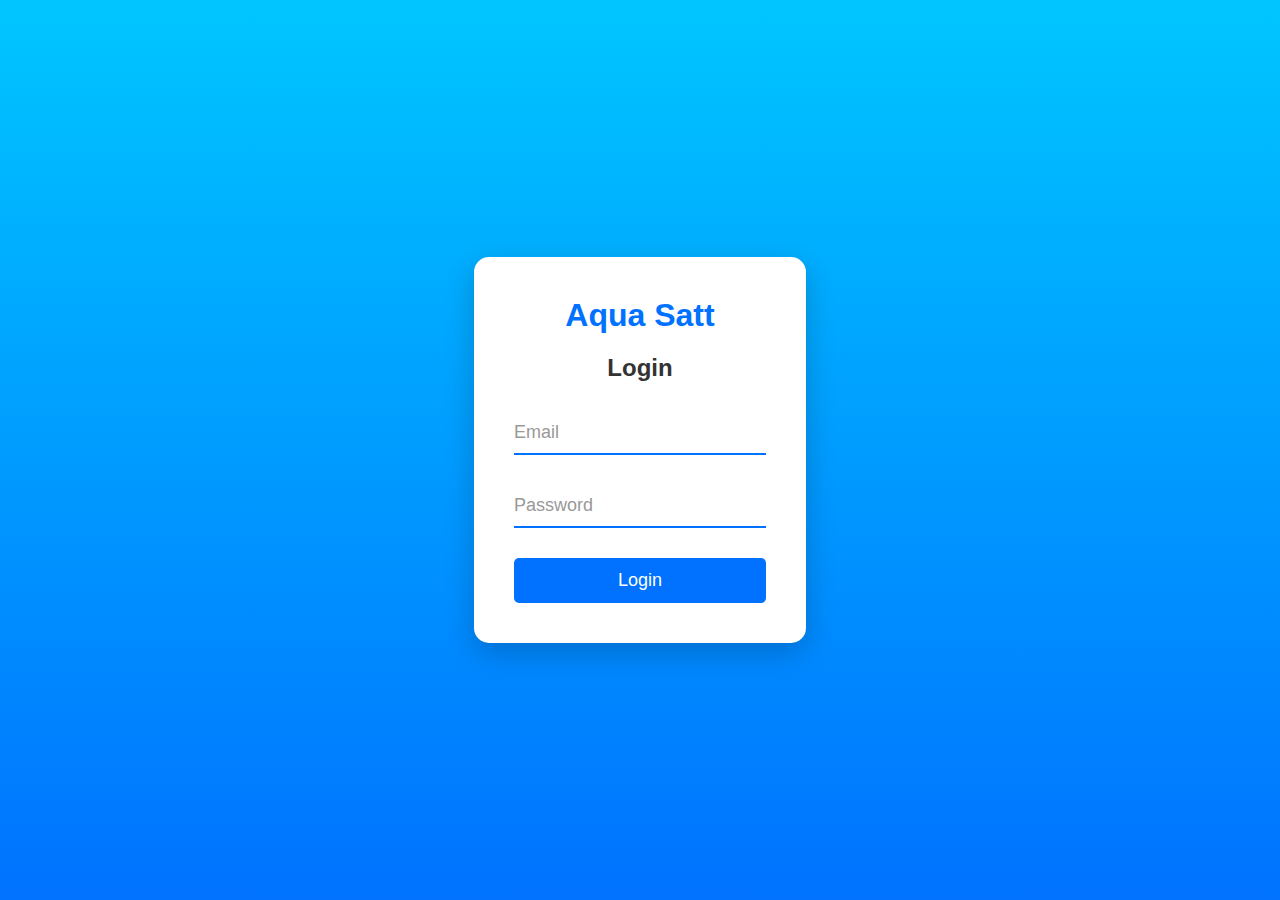
<file: index.html>
<!DOCTYPE html>
<html lang="en">
<head>
    <meta charset="UTF-8">
    <meta name="viewport" content="width=device-width, initial-scale=1.0">
    <meta http-equiv="X-UA-Compatible" content="IE=edge">
    <title>Login - Aqua Satt</title>
    <link rel="stylesheet" href="styles.css">
    <link rel="icon" href="f.webp">
    <!-- <link href="https://fonts.googleapis.com/css2?family=Poppins:wght@300;400;600&display=swap" rel="stylesheet"> -->
</head>

<body>
    <div class="login-container">
        <div class="login-box">
            <h1>Aqua Satt</h1>
            <h2>Login</h2>
            <form >
                
                <div class="input-group">
                    
                    <input type="email" name="email" required="required">
                    <label>Email</label>
                </div>
                <div class="input-group">
                    <input type="password" name="password" required="required">
                    <label>Password</label>
                </div>
                <button type="button" id="loginButton">Login</button>

                
            </form>
        </div>
    </div>
</body>
<script>
    document.getElementById("loginButton").addEventListener("click", function() {
      window.location.href = "next.html";
    });
  </script>
  
</html>
</file>
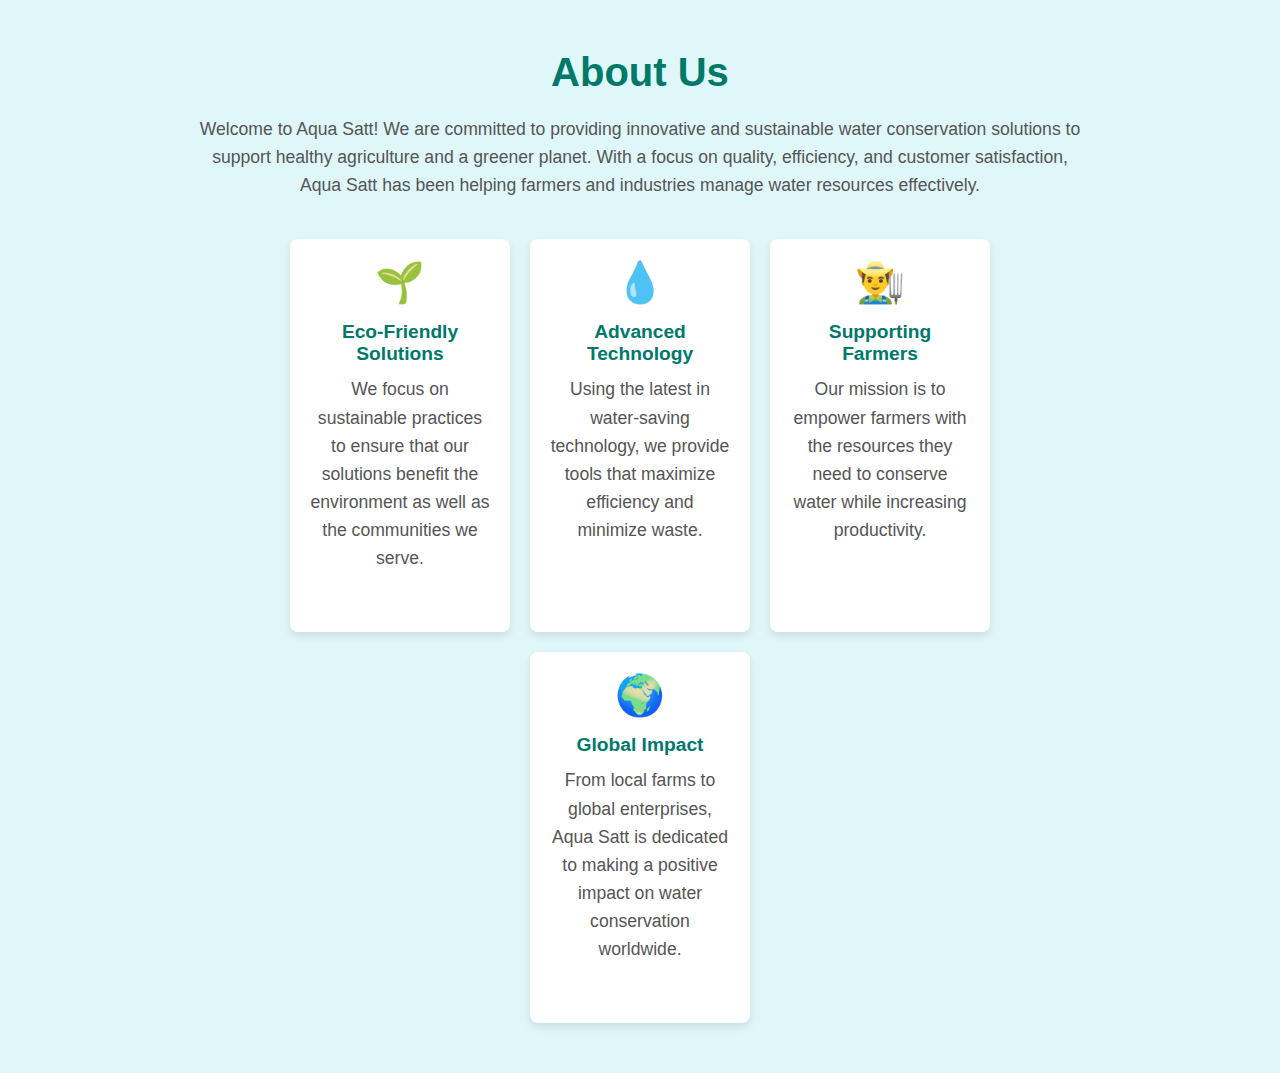
<file: about.html>
<!DOCTYPE html>
<html lang="en">
<head>
    <meta charset="UTF-8">
    <meta name="viewport" content="width=device-width, initial-scale=1.0">
    <title>Aqua Satt - About Us</title>
    <link rel="icon" href="f.webp">
    <!-- <link rel="stylesheet" href="styles.css"> -->
</head>
<style>
    * {
    box-sizing: border-box;
    margin: 0;
    padding: 0;
    font-family: Arial, sans-serif;
}

body {
    background-color: #f4f4f9;
    color: #333;
}

#about-us {
    padding: 50px;
    background-color: #e0f7fa;
    text-align: center;
}

.container {
    max-width: 900px;
    margin: 0 auto;
}

#about-us h2 {
    font-size: 2.5em;
    color: #00796b;
    margin-bottom: 20px;
}

#about-us p {
    font-size: 1.1em;
    color: #555;
    line-height: 1.6;
    margin-bottom: 40px;
}

.key-points {
    display: flex;
    flex-wrap: wrap;
    gap: 20px;
    justify-content: center;
}

.point {
    background-color: #fff;
    padding: 20px;
    border-radius: 8px;
    box-shadow: 0 4px 8px rgba(0, 0, 0, 0.1);
    width: 220px;
    text-align: center;
    transition: transform 0.3s;
}

.point:hover {
    transform: scale(1.05);
}

.icon {
    font-size: 2.5em;
    margin-bottom: 15px;
    color: #00796b;
}

.point h3 {
    font-size: 1.2em;
    margin-bottom: 10px;
    color: #00796b;
}

.point p {
    font-size: 0.95em;
    color: #666;
}

</style>
<body>
    <section id="about-us">
        <div class="container">
            <h2>About Us</h2>
            <p>Welcome to Aqua Satt! We are committed to providing innovative and sustainable water conservation solutions to support healthy agriculture and a greener planet. With a focus on quality, efficiency, and customer satisfaction, Aqua Satt has been helping farmers and industries manage water resources effectively.</p>
            
            <div class="key-points">
                <div class="point">
                    <div class="icon">🌱</div>
                    <h3>Eco-Friendly Solutions</h3>
                    <p>We focus on sustainable practices to ensure that our solutions benefit the environment as well as the communities we serve.</p>
                </div>
                <div class="point">
                    <div class="icon">💧</div>
                    <h3>Advanced Technology</h3>
                    <p>Using the latest in water-saving technology, we provide tools that maximize efficiency and minimize waste.</p>
                </div>
                <div class="point">
                    <div class="icon">👨‍🌾</div>
                    <h3>Supporting Farmers</h3>
                    <p>Our mission is to empower farmers with the resources they need to conserve water while increasing productivity.</p>
                </div>
                <div class="point">
                    <div class="icon">🌍</div>
                    <h3>Global Impact</h3>
                    <p>From local farms to global enterprises, Aqua Satt is dedicated to making a positive impact on water conservation worldwide.</p>
                </div>
            </div>
        </div>
    </section>
</body>
</html>
</file>
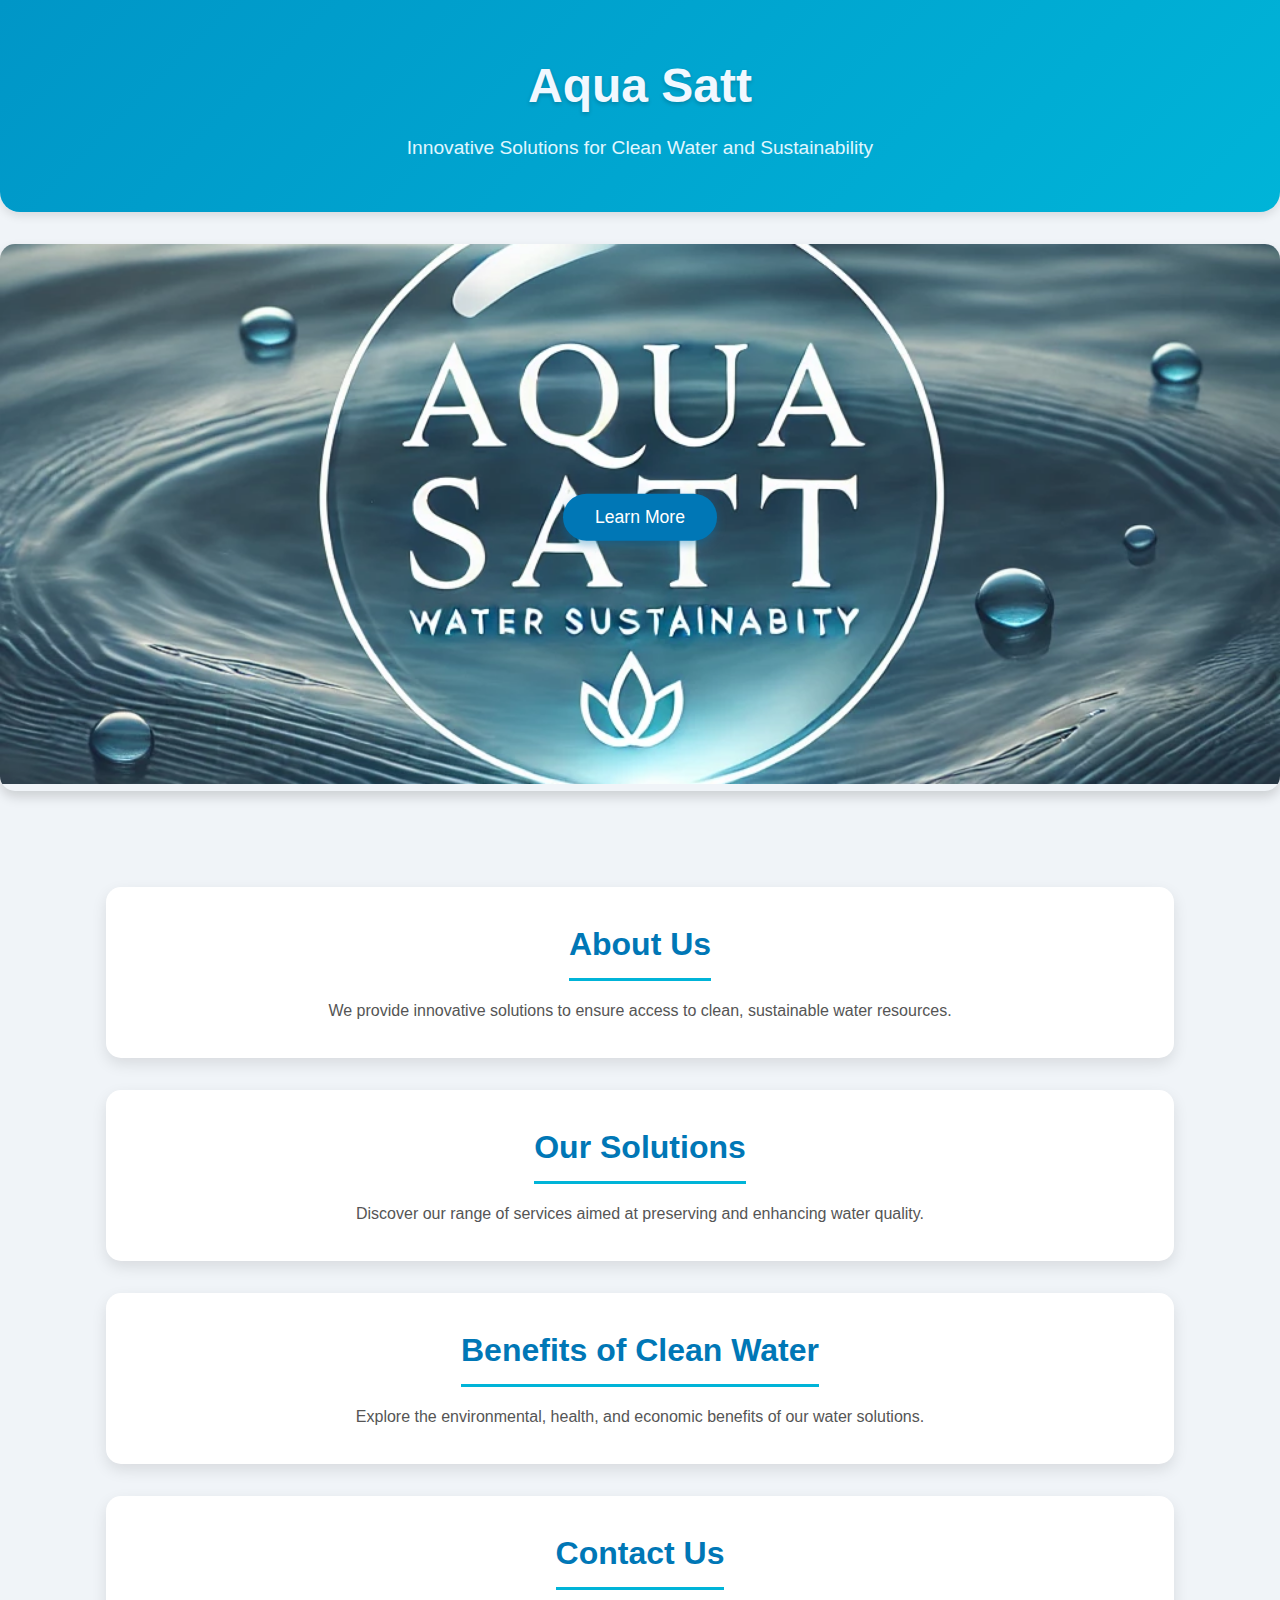
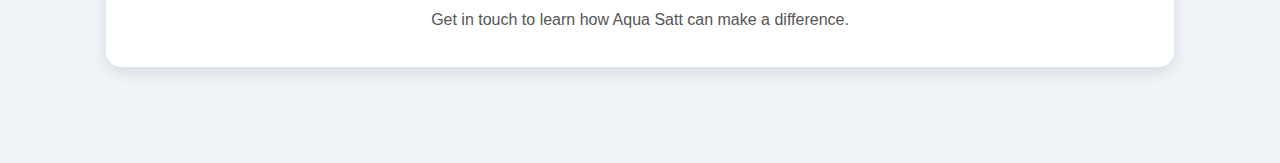
<file: aquaman.html>
<!DOCTYPE html>
<html lang="en">
<head>
    <meta charset="UTF-8">
    <meta name="viewport" content="width=device-width, initial-scale=1.0">
    <title>Aqua Satt</title>
    <link rel="icon" href="f.webp">
    <!-- <link rel="stylesheet" href="styles.css"> -->
</head>
<style>
    /* Reset CSS */
/* Reset CSS */
* {
    margin: 0;
    padding: 0;
    box-sizing: border-box;
}

/* Body Styling */
body {
    font-family: 'Poppins', sans-serif;
    color: #333;
    line-height: 1.6;
    background-color: #f0f4f8;
}

/* Header Section */
.header {
    text-align: center;
    background: linear-gradient(135deg, #0096c7, #00b4d8);
    padding: 3rem 1rem;
    color: #ffffff;
    border-bottom-left-radius: 20px;
    border-bottom-right-radius: 20px;
    box-shadow: 0 4px 10px rgba(0, 0, 0, 0.1);
}

.title {
    font-size: 3rem;
    font-weight: 700;
    margin-bottom: 0.5rem;
    color: #f1f8ff;
    text-shadow: 0 2px 4px rgba(0, 0, 0, 0.2);
}

.subtitle {
    font-size: 1.2rem;
    color: #e0f7ff;
}

/* Hero Section */
.hero {
    position: relative;
    text-align: center;
    color: #ffffff;
    margin: 2rem 0;
    border-radius: 15px;
    overflow: hidden;
    box-shadow: 0 6px 12px rgba(0, 0, 0, 0.15);
}

.hero-image {
    width: 100%;
    height: 60vh;
    object-fit: cover;
}

.hero-text {
    position: absolute;
    top: 50%;
    left: 50%;
    transform: translate(-50%, -50%);
    text-align: center;
    padding: 0 2rem;
}

.hero-text h2 {
    font-size: 2.5rem;
    margin-bottom: 1rem;
    text-shadow: 0 4px 8px rgba(0, 0, 0, 0.3);
}

.cta-button {
    padding: 0.8rem 2rem;
    background-color: #0077b6;
    color: white;
    font-size: 1.1rem;
    border: none;
    border-radius: 50px;
    cursor: pointer;
    transition: all 0.3s ease;
    box-shadow: 0 4px 10px rgba(0, 119, 182, 0.4);
}

.cta-button:hover {
    background-color: #005f8c;
    transform: scale(1.05);
    box-shadow: 0 6px 12px rgba(0, 119, 182, 0.6);
}

/* Main Content Sections */
.content {
    max-width: 1100px;
    margin: 3rem auto;
    padding: 1rem;
}

.content section {
    margin: 2rem 0;
    padding: 2rem;
    background-color: #ffffff;
    border-radius: 15px;
    box-shadow: 0 6px 15px rgba(0, 0, 0, 0.1);
    transition: transform 0.3s;
}

.content section:hover {
    transform: translateY(-5px);
}

.content h2 {
    font-size: 2rem;
    color: #0077b6;
    margin-bottom: 1rem;
    border-bottom: 3px solid #00b4d8;
    display: inline-block;
    padding-bottom: 0.5rem;
}

.content p {
    font-size: 1rem;
    color: #555;
    line-height: 1.8;
}

/* Specific Sections Styling */
.about, .solutions, .benefits, .contact {
    text-align: center;
}

/* Footer Section */
footer {
    text-align: center;
    padding: 1rem;
    background-color: #0077b6;
    color: #ffffff;
    border-top-left-radius: 20px;
    border-top-right-radius: 20px;
    margin-top: 3rem;
}

footer p {
    font-size: 0.9rem;
}


</style>
<body>
    <!-- Header Section -->
    <header class="header">
        <h1 class="title">Aqua Satt</h1>
        <p class="subtitle">Innovative Solutions for Clean Water and Sustainability</p>
    </header>

    <!-- Hero Section -->
    <section class="hero">
        <img src="DALL·E 2024-11-05 13.39.18 - Create a simple, clean image for a website titled 'Aqua Satt' focused on water sustainability. The image should feature a tranquil blue water backgrou.webp" alt="Clean water background" class="hero-image">
        <div class="hero-text">
            <!-- <h2>Ensuring Clean Water for a Sustainable Future</h2> -->
            <button class="cta-button" onclick="location.href='learn.html'">Learn More</button>
        </div>
    </section>

    <!-- Main Content Section -->
    <main class="content">
        <!-- About Us Section -->
        <section class="about" onclick="location.href='about.html'">
            <h2>About Us</h2>
            <p>We provide innovative solutions to ensure access to clean, sustainable water resources.</p>
        </section>

        <!-- Our Solutions Section -->
        <section class="solutions" onclick="location.href='our.html'">
            <h2>Our Solutions</h2>
            <p>Discover our range of services aimed at preserving and enhancing water quality.</p>
        </section>

        <!-- Benefits Section -->
        <section class="benefits" onclick="location.href='benefit.html'">
            <h2>Benefits of Clean Water</h2>
            <p>Explore the environmental, health, and economic benefits of our water solutions.</p>
        </section>

        <!-- Contact Us Section -->
        <section class="contact" onclick="location.href='web.html'">
            <h2 >Contact Us</h2>
            <p>Get in touch to learn how Aqua Satt can make a difference.</p>
        </section>
    </main>
</body>
</html>
</file>
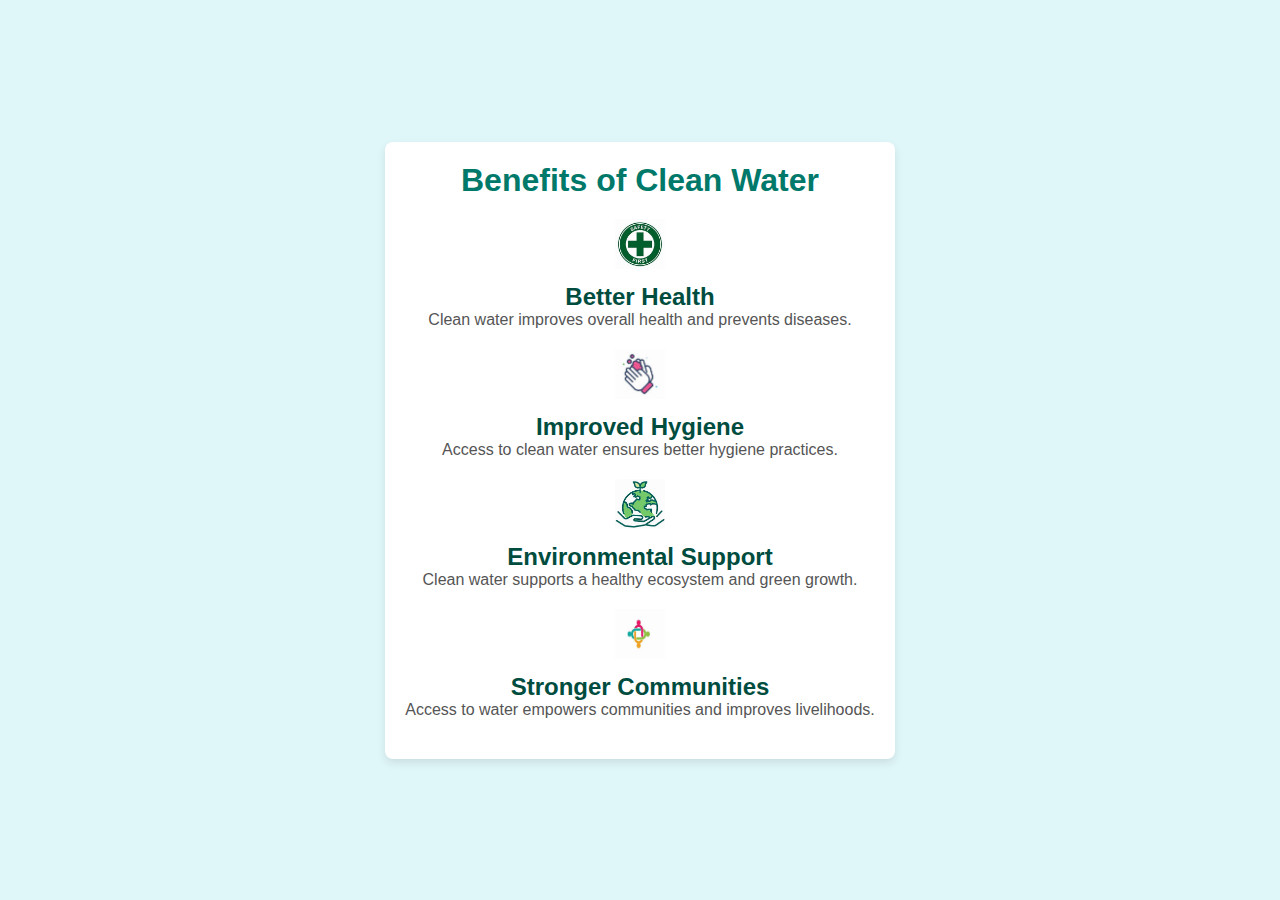
<file: benefit.html>
<!DOCTYPE html>
<html lang="en">
<head>
  <meta charset="UTF-8">
  <meta name="viewport" content="width=device-width, initial-scale=1.0">
  <title>Benefits of Clean Water</title>
  <!-- <link rel="stylesheet" href="styles.css"> -->
  <link rel="icon" href="f.webp">
</head>
<style>
    * {
  margin: 0;
  padding: 0;
  box-sizing: border-box;
}

body {
  font-family: Arial, sans-serif;
  display: flex;
  justify-content: center;
  align-items: center;
  min-height: 100vh;
  background-color: #e0f7fa;
}

.infographic {
  max-width: 600px;
  background-color: #ffffff;
  border-radius: 8px;
  padding: 20px;
  text-align: center;
  box-shadow: 0 4px 8px rgba(0, 0, 0, 0.1);
}

.infographic h1 {
  font-size: 2em;
  color: #00796b;
  margin-bottom: 20px;
}

.benefit {
  margin-bottom: 20px;
}

.benefit img {
  width: 50px;
  height: 50px;
  margin-bottom: 10px;
}

.benefit h2 {
  font-size: 1.5em;
  color: #004d40;
}

.benefit p {
  font-size: 1em;
  color: #555555;
}

</style>
<body>
  <div class="infographic">
    <h1>Benefits of Clean Water</h1>
    <div class="benefit">
      <img src="OIP (1).jfif" alt="Health Icon">
      <h2>Better Health</h2>
      <p>Clean water improves overall health and prevents diseases.</p>
    </div>
    <div class="benefit">
      <img src="Hygiene Icon.jfif" alt="Hygiene Icon">
      <h2>Improved Hygiene</h2>
      <p>Access to clean water ensures better hygiene practices.</p>
    </div>
    <div class="benefit">
      <img src="OIP.jfif" alt="Environment Icon">
      <h2>Environmental Support</h2>
      <p>Clean water supports a healthy ecosystem and green growth.</p>
    </div>
    <div class="benefit">
      <img src="download (1).jfif" alt="Community Icon">
      <h2>Stronger Communities</h2>
      <p>Access to water empowers communities and improves livelihoods.</p>
    </div>
  </div>
</body>
</html>
</file>
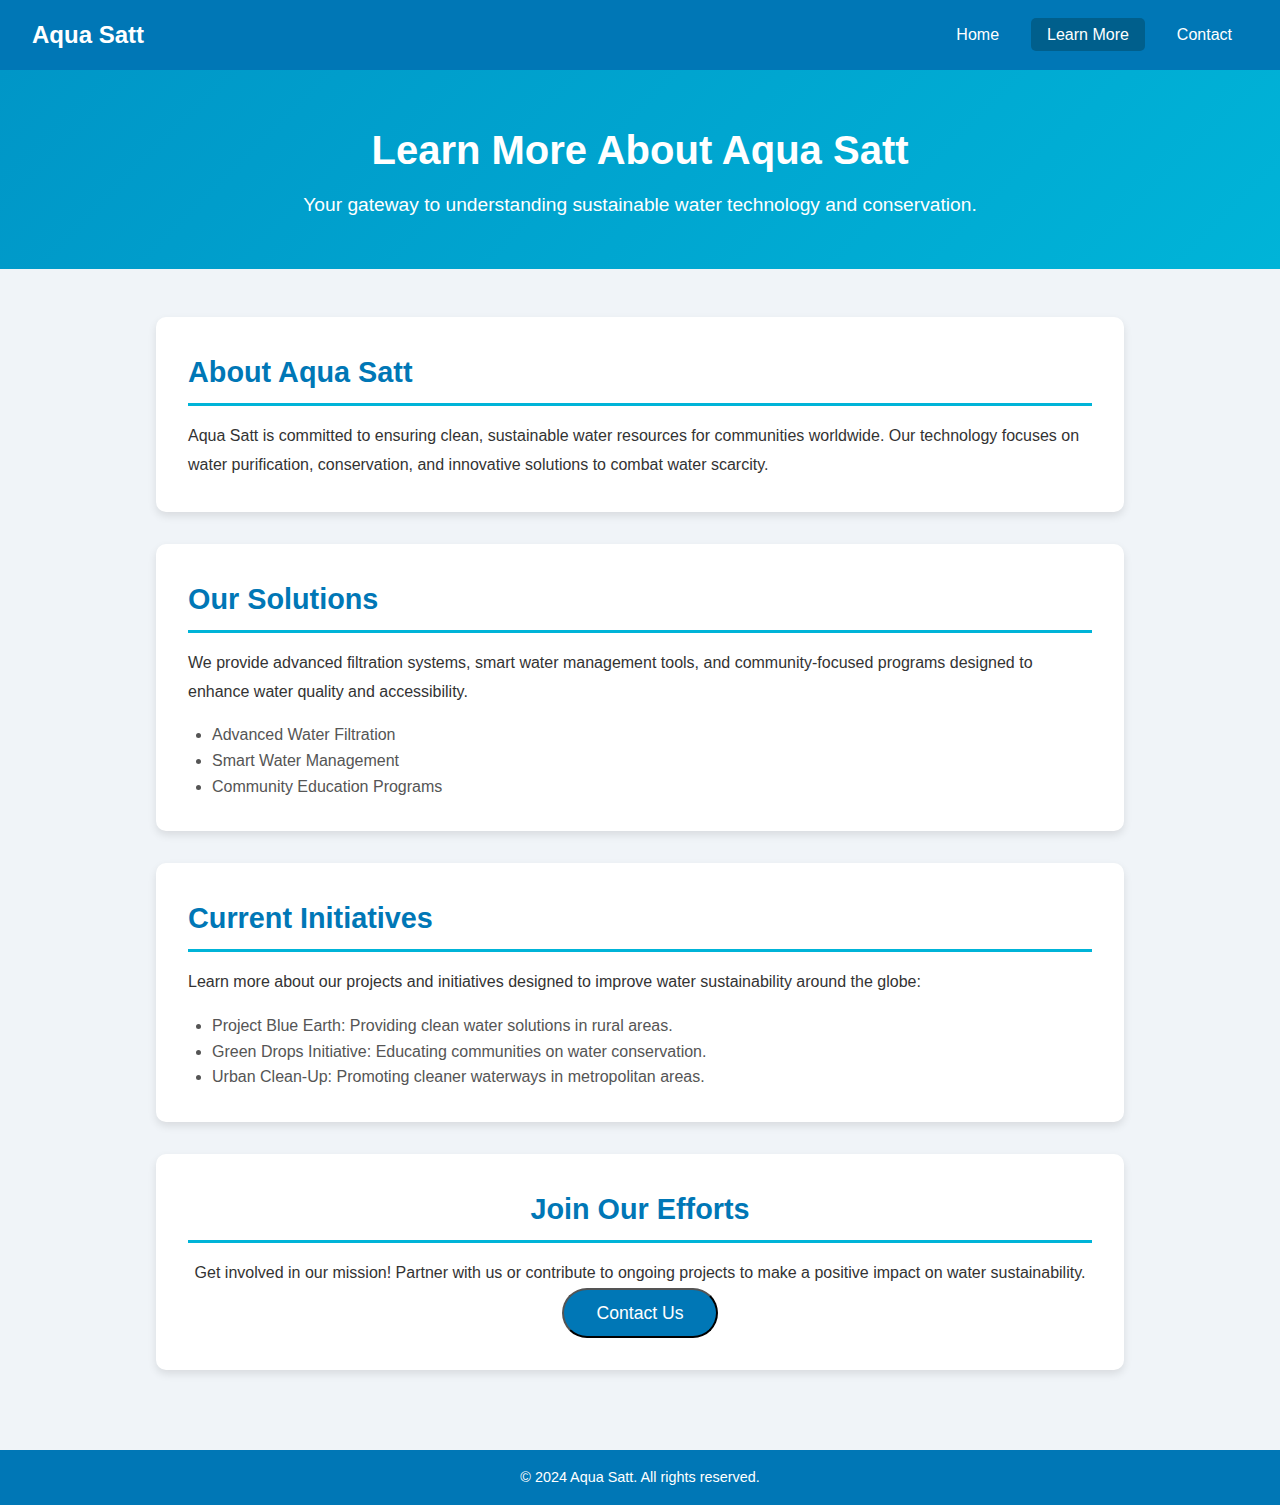
<file: learn.html>
<!DOCTYPE html>
<html lang="en">
<head>
    <meta charset="UTF-8">
    <meta name="viewport" content="width=device-width, initial-scale=1.0">
    <title>Learn More - Aqua Satt</title>
    <link rel="icon" href="f.webp">
    <!-- <link rel="stylesheet" href="styles.css"> -->
</head>
<style>
    /* Reset */
* {
    margin: 0;
    padding: 0;
    box-sizing: border-box;
}

/* Body Styling */
body {
    font-family: Arial, sans-serif;
    background-color: #f0f4f8;
    color: #333;
    line-height: 1.6;
}

/* Navbar */
.navbar {
    display: flex;
    justify-content: space-between;
    align-items: center;
    padding: 1rem 2rem;
    background-color: #0077b6;
}

.navbar .logo {
    color: #ffffff;
    font-size: 1.5rem;
    font-weight: bold;
    text-decoration: none;
}

.navbar ul {
    list-style-type: none;
    display: flex;
    gap: 1rem;
}

.navbar ul li a {
    color: #ffffff;
    text-decoration: none;
    padding: 0.5rem 1rem;
}

.navbar ul li a.active {
    background-color: #005f8c;
    border-radius: 5px;
}

/* Hero Section */
.hero {
    text-align: center;
    background: linear-gradient(135deg, #0096c7, #00b4d8);
    color: white;
    padding: 3rem 1rem;
}

.hero h1 {
    font-size: 2.5rem;
    margin-bottom: 0.5rem;
}

.hero p {
    font-size: 1.2rem;
}

/* Main Content */
.content {
    max-width: 1000px;
    margin: 2rem auto;
    padding: 1rem;
}

.content section {
    background-color: #ffffff;
    padding: 2rem;
    border-radius: 10px;
    margin-bottom: 2rem;
    box-shadow: 0 4px 8px rgba(0, 0, 0, 0.1);
}

.content h2 {
    font-size: 1.8rem;
    color: #0077b6;
    margin-bottom: 1rem;
    border-bottom: 3px solid #00b4d8;
    padding-bottom: 0.5rem;
}

.content p {
    font-size: 1rem;
    line-height: 1.8;
}

.content ul {
    list-style-type: disc;
    padding-left: 1.5rem;
    margin-top: 1rem;
}

.content ul li {
    font-size: 1rem;
    color: #555;
}

/* Join Us Section */
.join-us {
    text-align: center;
}

.cta-button {
    display: inline-block;
    padding: 0.8rem 2rem;
    background-color: #0077b6;
    color: white;
    font-size: 1.1rem;
    text-decoration: none;
    border-radius: 50px;
    transition: background-color 0.3s ease;
}

.cta-button:hover {
    background-color: #005f8c;
}

/* Footer */
footer {
    text-align: center;
    padding: 1rem;
    background-color: #0077b6;
    color: #ffffff;
    margin-top: 2rem;
}

footer p {
    font-size: 0.9rem;
}

</style>
<body>
    <!-- Navigation Bar -->
    <nav class="navbar">
        <a href="#" class="logo">Aqua Satt</a>
        <ul>
            <li><a href="index.html">Home</a></li>
            <li><a href="learn-more.html" class="active">Learn More</a></li>
            <li><a href="contact.html">Contact</a></li>
        </ul>
    </nav>

    <!-- Hero Section -->
    <section class="hero">
        <h1>Learn More About Aqua Satt</h1>
        <p>Your gateway to understanding sustainable water technology and conservation.</p>
    </section>

    <!-- Content Section -->
    <main class="content">
        <section class="about">
            <h2>About Aqua Satt</h2>
            <p>Aqua Satt is committed to ensuring clean, sustainable water resources for communities worldwide. Our technology focuses on water purification, conservation, and innovative solutions to combat water scarcity.</p>
        </section>

        <section class="solutions">
            <h2>Our Solutions</h2>
            <p>We provide advanced filtration systems, smart water management tools, and community-focused programs designed to enhance water quality and accessibility.</p>
            <ul>
                <li>Advanced Water Filtration</li>
                <li>Smart Water Management</li>
                <li>Community Education Programs</li>
            </ul>
        </section>

        <section class="initiatives">
            <h2>Current Initiatives</h2>
            <p>Learn more about our projects and initiatives designed to improve water sustainability around the globe:</p>
            <ul>
                <li>Project Blue Earth: Providing clean water solutions in rural areas.</li>
                <li>Green Drops Initiative: Educating communities on water conservation.</li>
                <li>Urban Clean-Up: Promoting cleaner waterways in metropolitan areas.</li>
            </ul>
        </section>

        <section class="join-us">
            <h2>Join Our Efforts</h2>
            <p>Get involved in our mission! Partner with us or contribute to ongoing projects to make a positive impact on water sustainability.</p>
            <button class="cta-button" onclick="location.href='web.html'">Contact Us</button>
        </section>
    </main>

    <!-- Footer Section -->
    <footer>
        <p>&copy; 2024 Aqua Satt. All rights reserved.</p>
    </footer>
</body>
</html>
</file>
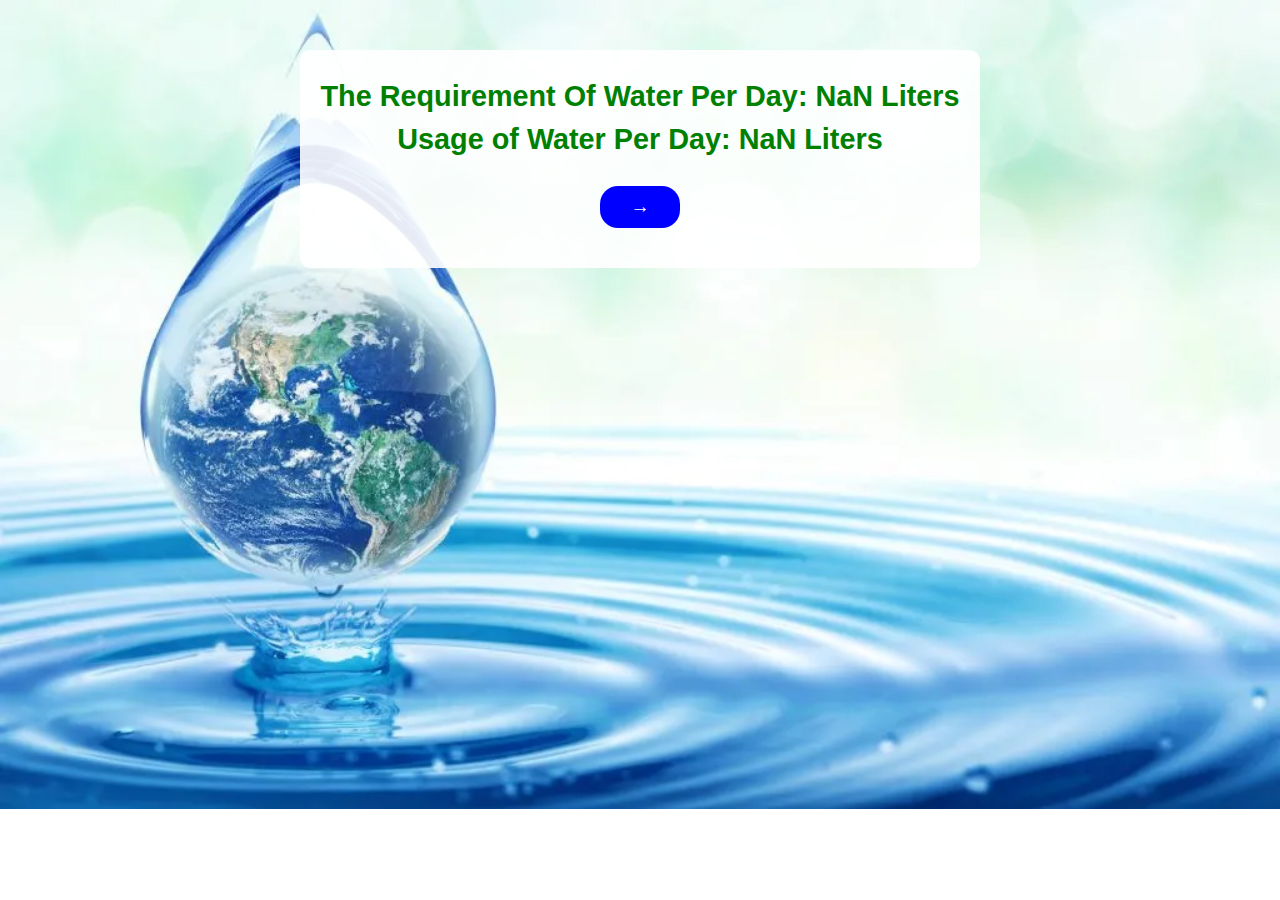
<file: main.html>
<!DOCTYPE html>
<html lang="en">
<head>
    <meta charset="UTF-8">
    <meta name="viewport" content="width=device-width, initial-scale=1.0">
    <title>Aqua Satt - Water Usage</title>
    <link rel="icon" href="f.webp">
    <style>
        body {
            background-image: url('WaterConservation-1024x647-blog-5.webp');
            background-repeat: no-repeat;
            background-size: cover;
            font-family: Arial, Helvetica, sans-serif;
            display: flex;
            flex-direction: column;
            align-items: center;
            margin: 0;
            padding: 0;
            color: #333;
        }
        .content {
            text-align: center;
            font-weight: bold;
            margin: 50px auto;
            padding: 20px;
            max-width: 90%;
            background-color: rgba(255, 255, 255, 0.9);
            border-radius: 10px;
        }
        .content div {
            font-size: 1.8em;
            margin: 10px 0;
        }
        .content div:nth-child(1),
        .content div:nth-child(2) {
            color: green;
        }
        /* Button Styling */
        .btn {
            margin: 20px auto;
            padding: 10px 30px;
            color: white;
            background-color: blue;
            border-radius: 18px;
            font-size: 1.2em;
            border: none;
            cursor: pointer;
            transition: background-color 0.3s ease;
        }
        .btn:hover {
            background-color: darkblue;
        }
        /* Responsive Styles */
        @media (max-width: 768px) {
            .content div {
                font-size: 1.4em;
            }
            .btn {
                padding: 8px 20px;
                font-size: 1em;
            }
        }
        @media (max-width: 480px) {
            .content div {
                font-size: 1.2em;
            }
            .btn {
                padding: 6px 15px;
                font-size: 0.9em;
            }
        }
    </style>
</head>
<body>
    <div class="content">
        <div id="waterRequirement">The Requirement Of Water Per Day: </div>
        <div id="waterUsage">Usage of Water Per Day: </div>
        <button class="btn" onclick="location.href='usage.html'">&#8594;</button>
    </div>

    <script>
        // Fetch data from local storage
        const adults = parseInt(localStorage.getItem('adults'));
        const children = parseInt(localStorage.getItem('children'));

        // Assuming adults need 150 liters and children 100 liters per day
        const adultWaterRequirement = adults * 25;
        const childWaterRequirement = children * 20;
        const totalWaterRequirement = adultWaterRequirement + childWaterRequirement;

        // Display water requirements and usage
        document.getElementById('waterRequirement').textContent = 
            `The Requirement Of Water Per Day: ${totalWaterRequirement} Liters`;

        document.getElementById('waterUsage').textContent = 
            `Usage of Water Per Day: ${totalWaterRequirement * 2.1} Liters`; // Assuming usage is 10% more than requirement
    </script>
</body>
</html>
</file>
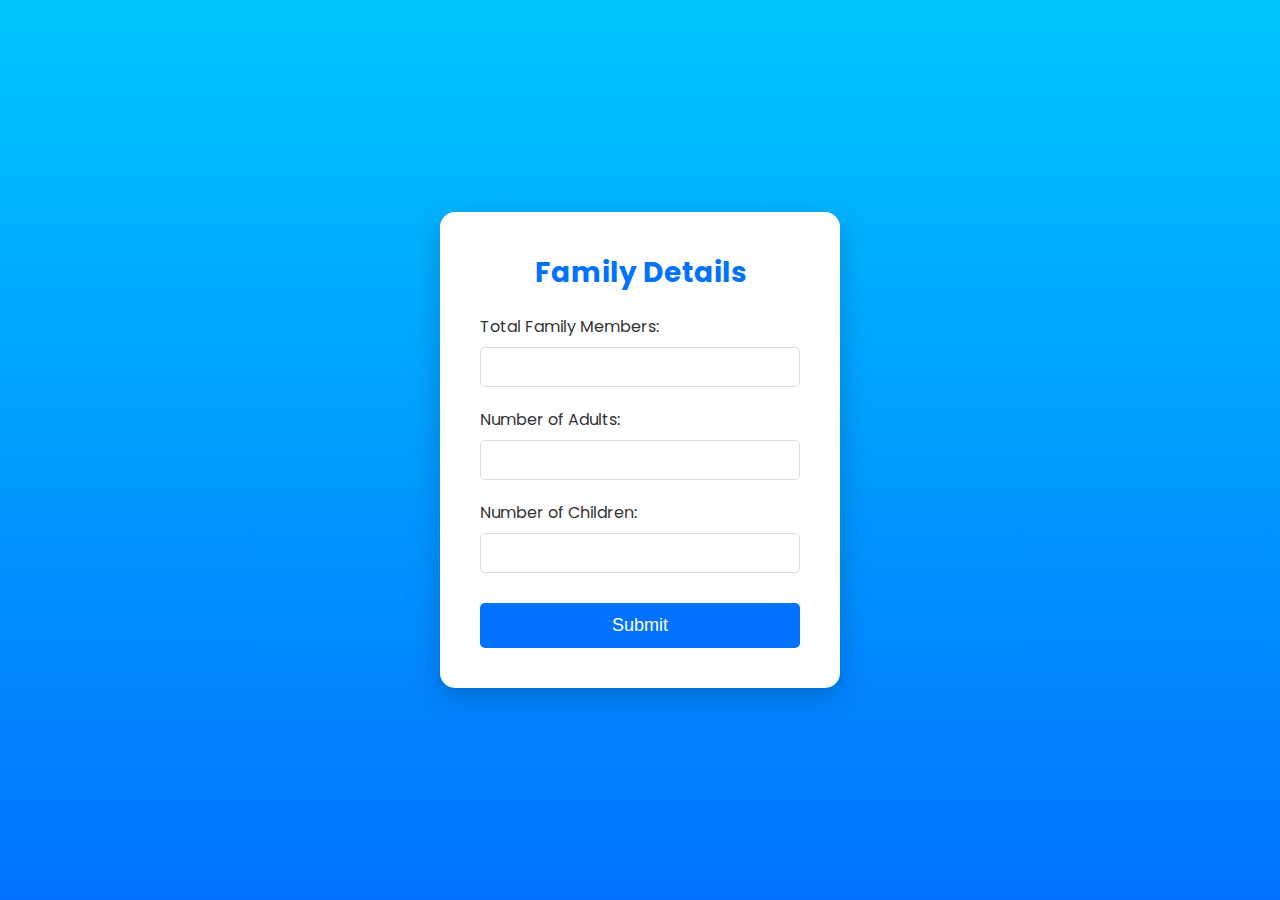
<file: next.html>
<!DOCTYPE html>
<html lang="en">
<head>
    <meta charset="UTF-8">
    <meta name="viewport" content="width=device-width, initial-scale=1.0">
    <title>Family Members - Aqua Satt</title>
    <link rel="icon" href="f.webp">
    <link href="https://fonts.googleapis.com/css2?family=Poppins:wght@300;400;600&display=swap" rel="stylesheet">
    <style>
    
        * {
            margin: 0;
            padding: 0;
            box-sizing: border-box;
        }

        body {
            font-family: 'Poppins', sans-serif;
            display: flex;
            justify-content: center;
            align-items: center;
            height: 100vh;
            background: linear-gradient(to bottom, #00c6ff, #0072ff);
        }

        .form-container {
            background-color: white;
            padding: 40px;
            border-radius: 15px;
            box-shadow: 0px 10px 30px rgba(0, 0, 0, 0.2);
            text-align: center;
            max-width: 400px;
            width: 100%;
        }

        h1 {
            font-size: 28px;
            color: #0072ff;
            margin-bottom: 20px;
        }

        .input-group {
            margin-bottom: 20px;
            text-align: left;
        }

        .input-group label {
            font-size: 16px;
            color: #333;
        }

        .input-group input {
            width: 100%;
            padding: 10px;
            margin-top: 8px;
            font-size: 16px;
            border: 1px solid #ddd;
            border-radius: 5px;
            outline: none;
        }

        button {
            padding: 12px;
            background-color: #0072ff;
            color: white;
            border: none;
            border-radius: 5px;
            font-size: 18px;
            cursor: pointer;
            width: 100%;
            margin-top: 10px;
            transition: background-color 0.3s ease;
        }

        button:hover {
            background-color: #005bb5;
        }

        p.error {
            color: red;
            font-size: 14px;
            margin-top: 10px;
        }

        @media (max-width: 768px) {
            .form-container {
                padding: 20px;
            }

            h1 {
                font-size: 24px;
            }
        }
    </style>
    </style>
</head>
<body>
    <div class="form-container">
        <h1>Family Details</h1>
        <form id="familyForm">
            <div class="input-group">
                <label for="totalMembers">Total Family Members:</label>
                <input type="number" id="totalMembers" name="totalMembers" min="1" required>
            </div>
            <div class="input-group">
                <label for="adults">Number of Adults:</label>
                <input type="number" id="adults" name="adults" min="0" required>
            </div>
            <div class="input-group">
                <label for="children">Number of Children:</label>
                <input type="number" id="children" name="children" min="0" required>
            </div>
            <p class="error" id="errorMessage"></p>
            <button type="submit">Submit</button>
        </form>
    </div>

    <script>
        const familyForm = document.getElementById('familyForm');
        const errorMessage = document.getElementById('errorMessage');

        familyForm.addEventListener('submit', function(event) {
            event.preventDefault();

            const totalMembers = parseInt(document.getElementById('totalMembers').value);
            const adults = parseInt(document.getElementById('adults').value);
            const children = parseInt(document.getElementById('children').value);

            if (adults + children !== totalMembers) {
                errorMessage.textContent = "The number of adults and children must equal the total family members.";
            } else {
                errorMessage.textContent = '';
                localStorage.setItem('totalMembers', totalMembers);
                localStorage.setItem('adults', adults);
                localStorage.setItem('children', children);
                window.location.href = 'main.html';
            }
        });
    </script>
</body>
</html>
</file>
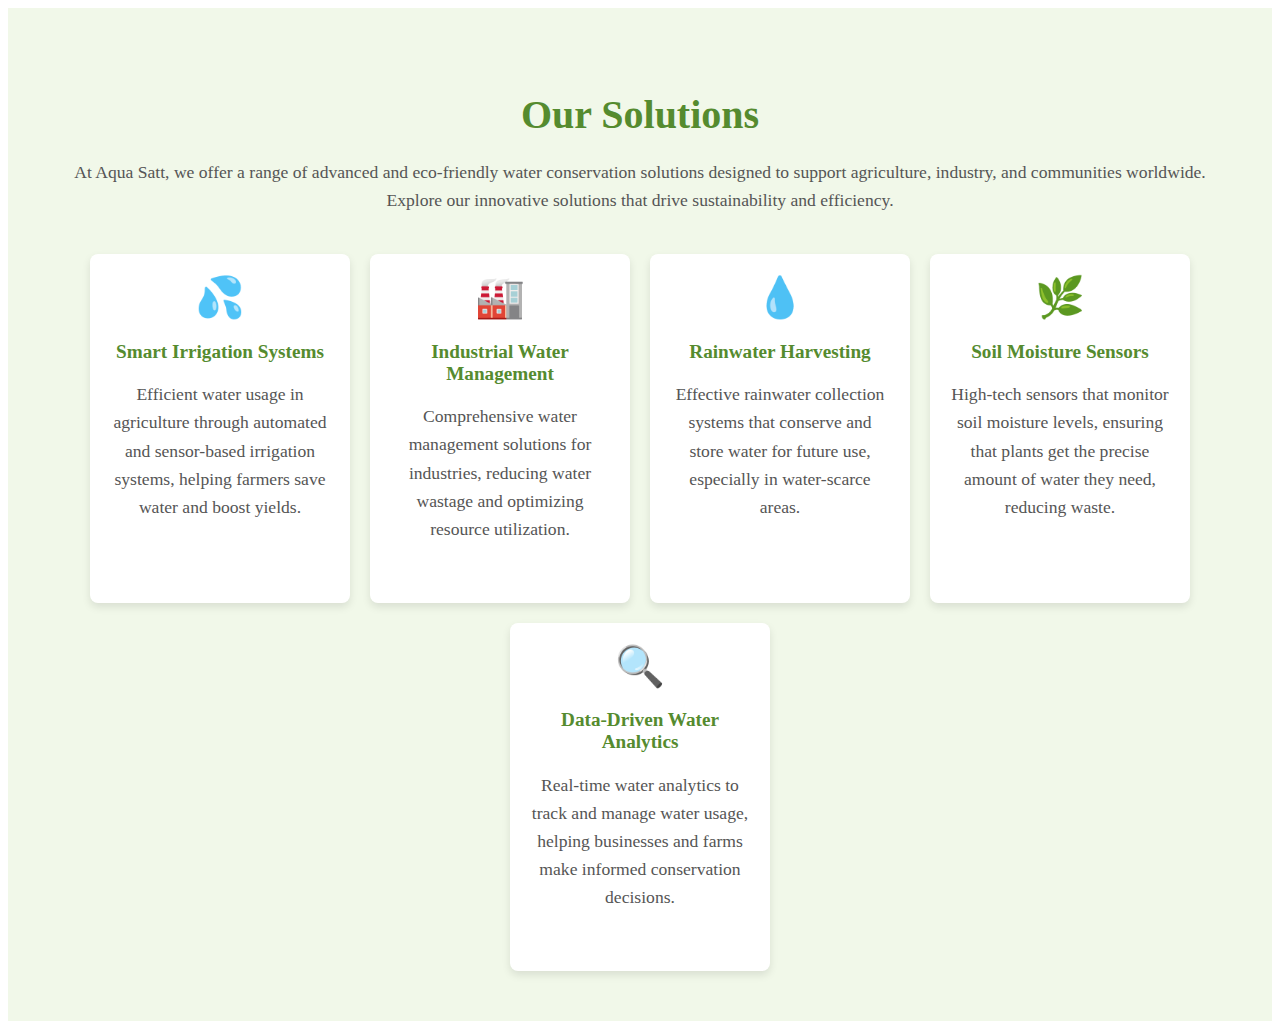
<file: our.html>
<!DOCTYPE html>
<html lang="en">
<head>
    <meta charset="UTF-8">
    <meta name="viewport" content="width=device-width, initial-scale=1.0">
    <title>Aqua Satt - Our Solutions</title>
    <link rel="icon" href="f.webp">
    <!-- <link rel="stylesheet" href="styles.css"> -->
</head>
<style>
    #our-solutions {
    padding: 50px;
    background-color: #f1f8e9;
    text-align: center;
}

#our-solutions h2 {
    font-size: 2.5em;
    color: #558b2f;
    margin-bottom: 20px;
}

#our-solutions p {
    font-size: 1.1em;
    color: #555;
    line-height: 1.6;
    margin-bottom: 40px;
}

.solution-points {
    display: flex;
    flex-wrap: wrap;
    gap: 20px;
    justify-content: center;
}

.solution {
    background-color: #fff;
    padding: 20px;
    border-radius: 8px;
    box-shadow: 0 4px 8px rgba(0, 0, 0, 0.1);
    width: 220px;
    text-align: center;
    transition: transform 0.3s;
}

.solution:hover {
    transform: scale(1.05);
}

.solution .icon {
    font-size: 2.5em;
    margin-bottom: 15px;
    color: #558b2f;
}

.solution h3 {
    font-size: 1.2em;
    margin-bottom: 10px;
    color: #558b2f;
}

.solution p {
    font-size: 0.95em;
    color: #666;
}

</style>
<body>
    <section id="our-solutions">
        <div class="container">
            <h2>Our Solutions</h2>
            <p>At Aqua Satt, we offer a range of advanced and eco-friendly water conservation solutions designed to support agriculture, industry, and communities worldwide. Explore our innovative solutions that drive sustainability and efficiency.</p>
            
            <div class="solution-points">
                <div class="solution">
                    <div class="icon">💦</div>
                    <h3>Smart Irrigation Systems</h3>
                    <p>Efficient water usage in agriculture through automated and sensor-based irrigation systems, helping farmers save water and boost yields.</p>
                </div>
                <div class="solution">
                    <div class="icon">🏭</div>
                    <h3>Industrial Water Management</h3>
                    <p>Comprehensive water management solutions for industries, reducing water wastage and optimizing resource utilization.</p>
                </div>
                <div class="solution">
                    <div class="icon">💧</div>
                    <h3>Rainwater Harvesting</h3>
                    <p>Effective rainwater collection systems that conserve and store water for future use, especially in water-scarce areas.</p>
                </div>
                <div class="solution">
                    <div class="icon">🌿</div>
                    <h3>Soil Moisture Sensors</h3>
                    <p>High-tech sensors that monitor soil moisture levels, ensuring that plants get the precise amount of water they need, reducing waste.</p>
                </div>
                <div class="solution">
                    <div class="icon">🔍</div>
                    <h3>Data-Driven Water Analytics</h3>
                    <p>Real-time water analytics to track and manage water usage, helping businesses and farms make informed conservation decisions.</p>
                </div>
            </div>
        </div>
    </section>
</body>
</html>
</file>
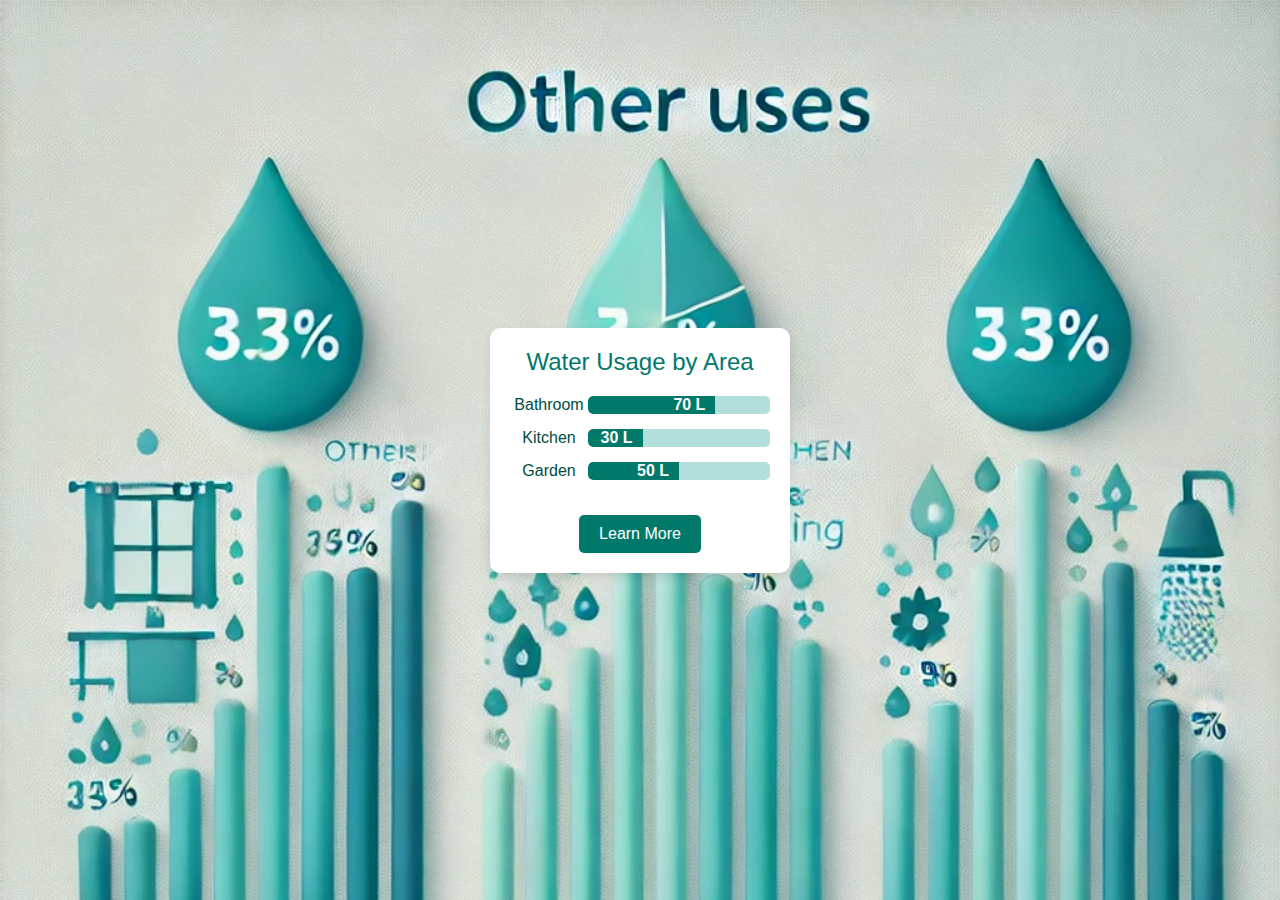
<file: usage.html>
<!DOCTYPE html>
<html lang="en">
<head>
    <meta charset="UTF-8">
    <meta name="viewport" content="width=device-width, initial-scale=1.0">
    <title>Water Usage Chart</title>
    <link rel="icon" href="f.webp">
    <style>
        /* General Reset */
        * {
            margin: 0;
            padding: 0;
            box-sizing: border-box;
            font-family: Arial, sans-serif;
        }

        /* Body Styling */
        body {
            display: flex;
            justify-content: center;
            align-items: center;
            min-height: 100vh;
            background-color: #e0f7fa;
            color: #004d40;
            background-image: url('bg.webp'); /* Replace with actual path */
            background-repeat: no-repeat;
            background-size: cover;
        }

        /* Container for the chart */
        .chart-container {
            width: 300px;
            padding: 20px;
            border-radius: 10px;
            background-color: #ffffff;
            box-shadow: 0 4px 10px rgba(0, 0, 0, 0.1);
            text-align: center;
        }

        /* Title styling */
        .chart-title {
            font-size: 1.5em;
            margin-bottom: 20px;
            color: #00796b;
        }

        /* Styling for each bar */
        .bar {
            display: flex;
            align-items: center;
            margin-bottom: 15px;
        }

        .bar-label {
            flex-basis: 30%;
            font-size: 1em;
        }

        .bar-content {
            flex-basis: 70%;
            background-color: #b2dfdb;
            border-radius: 5px;
            overflow: hidden;
            position: relative;
        }

        .bar-fill {
            height: 100%;
            background-color: #00796b;
            text-align: right;
            padding-right: 10px;
            color: white;
            font-weight: bold;
            border-radius: 5px 0 0 5px;
        }

        /* Specific widths based on water usage in liters */
        .bathroom .bar-fill {
            width: 70%; /* Example width for 70 liters */
        }

        .kitchen .bar-fill {
            width: 30%; /* Example width for 30 liters */
        }

        .garden .bar-fill {
            width: 50%; /* Example width for 50 liters */
        }

        /* Button Styling */
        .action-button {
            margin-top: 20px;
            padding: 10px 20px;
            background-color: #00796b;
            color: #ffffff;
            border: none;
            border-radius: 5px;
            cursor: pointer;
            font-size: 1em;
            transition: background-color 0.3s;
        }

        .action-button:hover {
            background-color: #004d40;
        }
    </style>
</head>
<body>
    <div class="chart-container">
        <div class="chart-title">Water Usage by Area</div>

        <!-- Bathroom Bar -->
        <div class="bar bathroom">
            <div class="bar-label">Bathroom</div>
            <div class="bar-content">
                <div class="bar-fill">70 L</div>
            </div>
        </div>

        <!-- Kitchen Bar -->
        <div class="bar kitchen">
            <div class="bar-label">Kitchen</div>
            <div class="bar-content">
                <div class="bar-fill">30 L</div>
            </div>
        </div>

        <!-- Garden Bar -->
        <div class="bar garden">
            <div class="bar-label">Garden</div>
            <div class="bar-content">
                <div class="bar-fill">50 L</div>
            </div>
        </div>

        <!-- Action Button -->
        <button class="action-button" onclick="location.href='aquaman.html'">Learn More</button>
    </div>
</body>
</html>
</file>
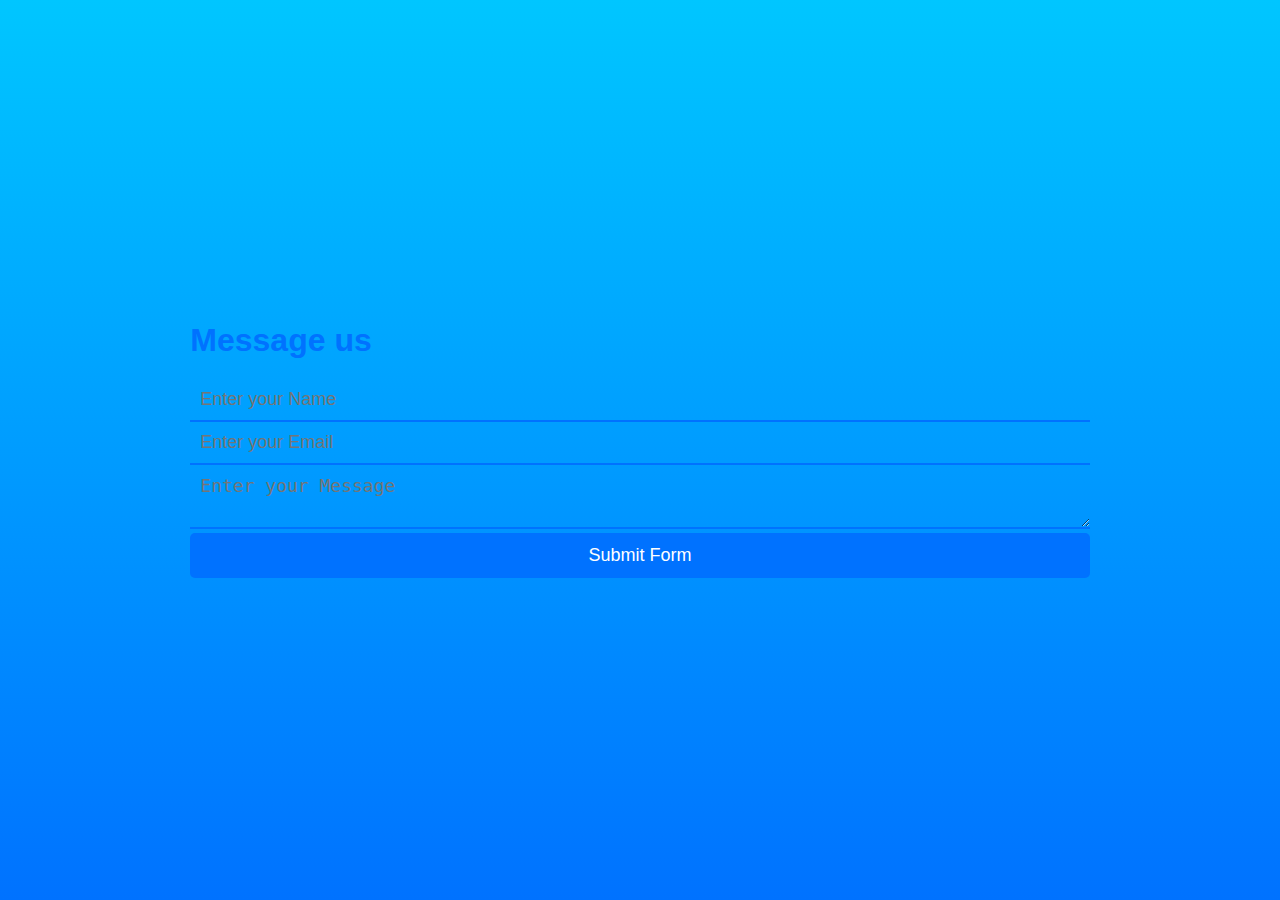
<file: web.html>
<!DOCTYPE html>
<html lang="en">

<head>
    <meta charset="UTF-8">
    <meta name="viewport" content="width=device-width, initial-scale=1.0">
    <link rel="stylesheet" href="styles.css">
    <link rel="icon" href="f.webp">
    <title>Document</title>
</head>

<body>
    <form action="https://api.web3forms.com/submit" method="POST">

        <!-- Replace with your Access Key -->
        <input type="hidden" name="access_key" value="eeffbda0-bc58-4e2d-84c1-3301bb9286cc">

        <h1 style="justify-content: center;align-items: center;">Message us
        </h1>
        <!-- Form Inputs. Each input must have a name="" attribute -->
        <input type="text" name="name" required style="width: 100%;
        padding: 10px 10px;
        background: none;
        border: none;
        border-bottom: 2px solid #0072ff;
        outline: none;
        font-size: 18px;
        color: #333;"placeholder="Enter your Name">
        <input type="email" name="email" required style="width: 100%;
        padding: 10px 10px;
        background: none;
        border: none;
        border-bottom: 2px solid #0072ff;
        outline: none;
        font-size: 18px;
        color: #333;"placeholder="Enter your Email">
        <textarea name="message" required style="width: 100%;
        padding: 10px 10px;
        background: none;
        border: none;
        border-bottom: 2px solid #0072ff;
        outline: none;
        font-size: 18px;
        color: #333;"placeholder="Enter your Message "></textarea>

        <!-- Honeypot Spam Protection -->
        <input type="checkbox" name="botcheck" class="hidden" style="display: none;">

        <!-- Custom Confirmation / Success Page -->
        <!-- <input type="hidden" name="redirect" value="https://mywebsite.com/thanks.html"> -->

        <button type="submit">Submit Form</button>

    </form>
</body>

</html>
</file>
<file: styles.css>
* {
    margin: 0;
    padding: 0;
    box-sizing: border-box;
}

body {
    font-family: 'Poppins', sans-serif;
    display: flex;
    justify-content: center;
    align-items: center;
    height: 100vh;
    background: linear-gradient(to bottom, #00c6ff, #0072ff);
}

.login-container {
    display: flex;
    justify-content: center;
    align-items: center;
    height: 100%;
}

.login-box {
    background-color: white;
    padding: 40px;
    border-radius: 15px;
    box-shadow: 0px 10px 30px rgba(0, 0, 0, 0.2);
    text-align: center;
    max-width: 400px;
    width: 100%;
}

h1 {
    font-size: 32px;
    color: #0072ff;
    margin-bottom: 20px;
}

h2 {
    font-size: 24px;
    margin-bottom: 30px;
    color: #333;
}

.input-group {
    position: relative;
    margin-bottom: 30px;
}

.input-group input {
    width: 100%;
    padding: 10px 10px;
    background: none;
    border: none;
    border-bottom: 2px solid #0072ff;
    outline: none;
    font-size: 18px;
    color: #333;
}

.input-group label {
    position: absolute;
    top: 10px;
    left: 0;
    color: #999;
    font-size: 18px;
    pointer-events: none;
    transition: all 0.3s ease;
}

.input-group input:focus ~ label,
.input-group input:valid ~ label {
    top: -15px;
    font-size: 14px;
    color: #0072ff;
}

button {
    width: 100%;
    padding: 12px;
    background-color: #0072ff;
    color: white;
    border: none;
    border-radius: 5px;
    font-size: 18px;
    cursor: pointer;
    transition: background-color 0.3s ease;
}

button:hover {
    background-color: #005bb5;
}

p {
    margin-top: 20px;
    color: #555;
}

p a {
    color: #0072ff;
    text-decoration: none;
}

p a:hover {
    text-decoration: underline;
}

/* Responsive Design */
@media (max-width: 768px) {
    .login-box {
        padding: 20px;
    }

    h1 {
        font-size: 28px;
    }

    h2 {
        font-size: 20px;
    }
}
</file>
